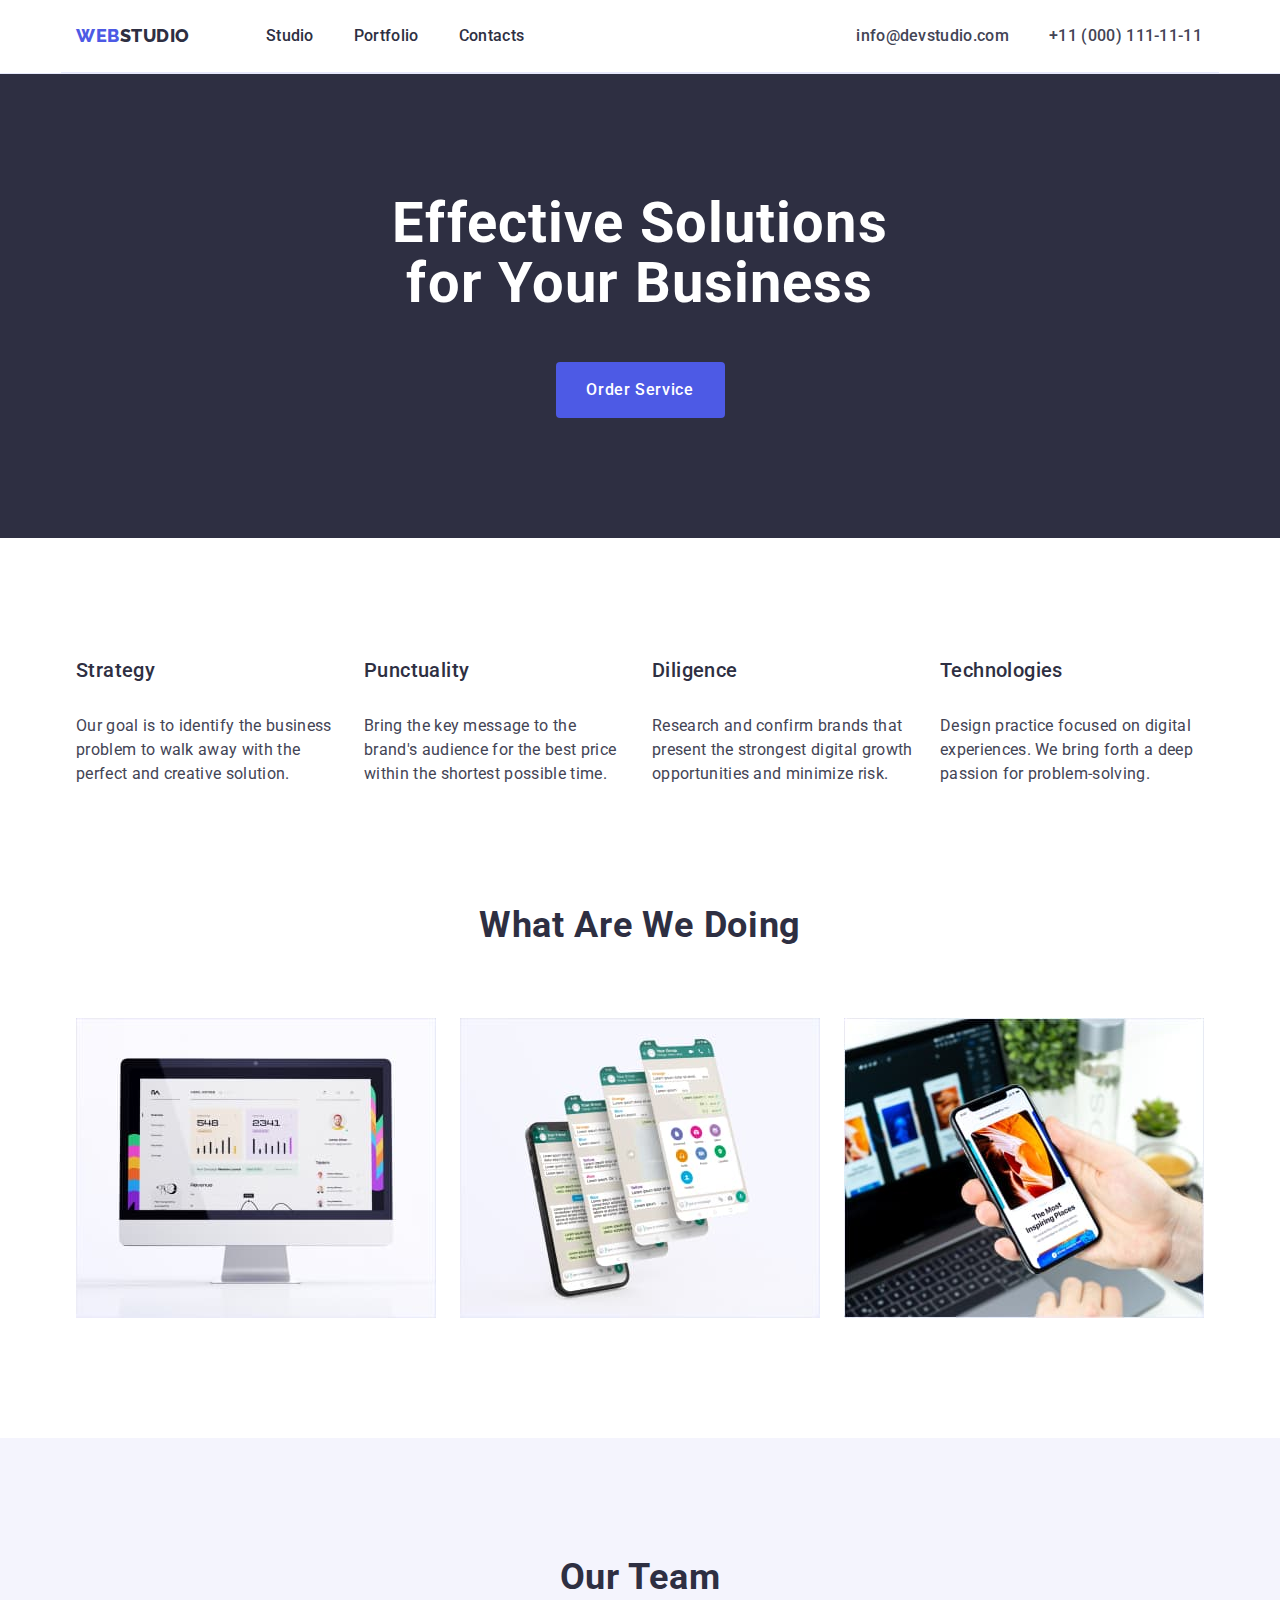
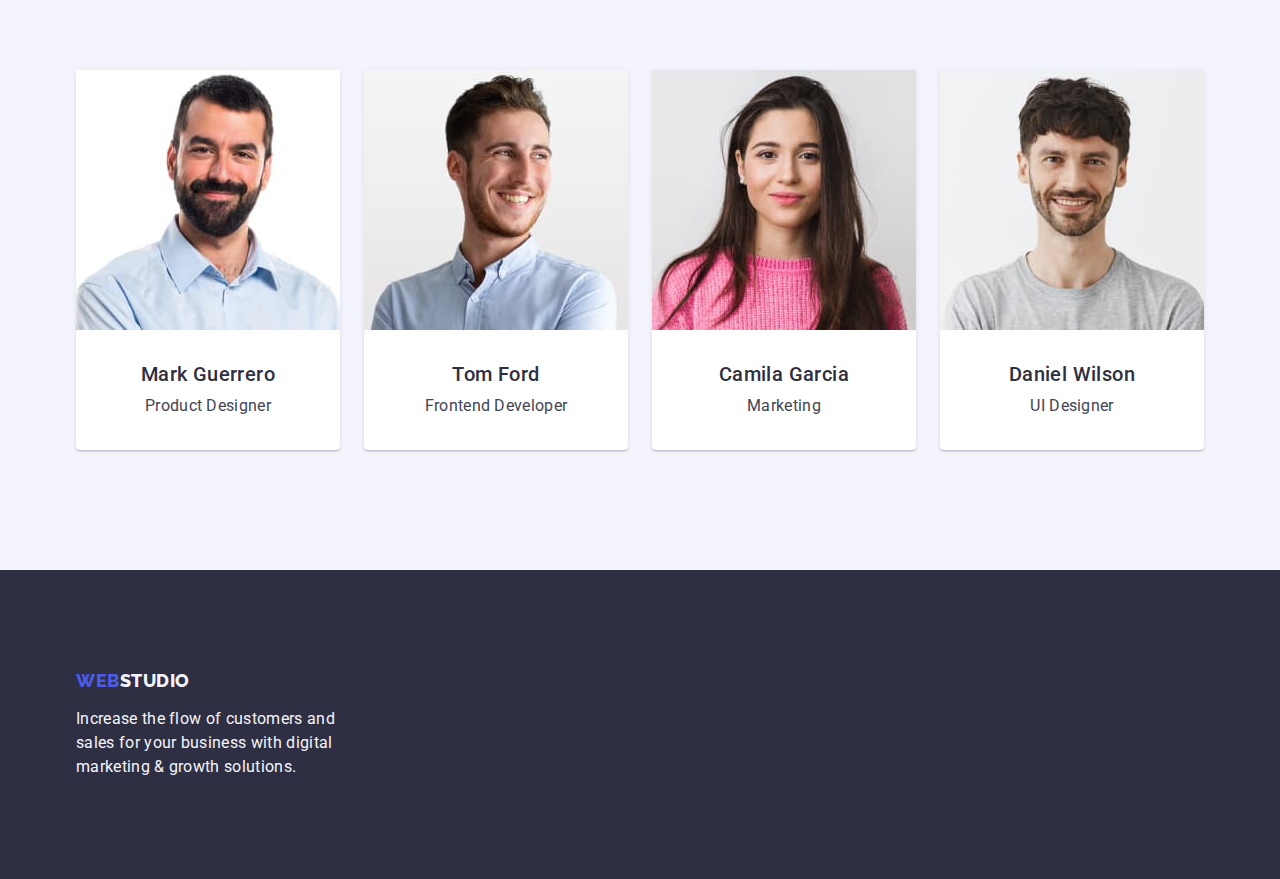
<file: index.html>
<!DOCTYPE html>
<html lang="en">

<head>
    <meta charset="UTF-8">
    <meta name="viewport" content="width=device-width, initial-scale=1.0">
    <title>Home work #4</title>


    <link rel="preconnect" href="https://fonts.googleapis.com">
    <link rel="preconnect" href="https://fonts.gstatic.com" crossorigin>
    <link
        href="https://fonts.googleapis.com/css2?family=Raleway:wght@800&family=Roboto:wght@400;500;700;900&display=swap"
        rel="stylesheet">

    <link rel="stylesheet" href="https://cdnjs.cloudflare.com/ajax/libs/modern-normalize/2.0.0/modern-normalize.min.css"
        integrity="sha512-4xo8blKMVCiXpTaLzQSLSw3KFOVPWhm/TRtuPVc4WG6kUgjH6J03IBuG7JZPkcWMxJ5huwaBpOpnwYElP/m6wg=="
        crossorigin="anonymous" referrerpolicy="no-referrer" />

    <link rel="stylesheet" href="./css/styles.css">


</head>

<body>
    <!--main navigation-->
    <header class="main-header">
        <div class="container menu-header header">
            <nav class="menu-header-navigation">
                <!--logo-->
                <a class="link-paddind logo link" href="./index.html">Web<span
                        class="logo-span-header">Studio</span></a>

                <ul class="list menu-header">
                    <li><a class="link main-navigation-links link-paddind" href="./index.html">Studio</a></li>
                    <li><a class="link main-navigation-links link-paddind" href="./portfolio.html">Portfolio</a></li>
                    <li><a class="link main-navigation-links link-paddind" href="">Contacts</a></li>
                </ul>
            </nav>

            <!--Phone & Mail-->

            <address class="contact">
                <ul class="list list-contact">
                    <li><a class="link link-contact" href="mailto:info@devstudio.com">info@devstudio.com</a></li>
                    <li><a class="link link-contact" href="tel:+110001111111">+11 (000) 111-11-11</a></li>
                </ul>
            </address>
        </div>
    </header>

    <main>
        <!--section-1-->
        <section class="hero hero-one">
            <div class="container section-one-styling">
                <h1 class="section-one">Effective Solutions for Your Business</h1>

                <button type="button" class="cursor button-text button-styling">Order Service</button>

            </div>
        </section>

        <!--section-2-->
        <section class="section section-two-padding ">
            <div class="container">
                <h2 class="visually-hidden">Lorem</h2>


                <ul class="list section-two-styling">
                    <li class="section-two-li">
                        <h3 class="section-two">Strategy</h3>
                        <p class="section-two-text">Our goal is to identify the business problem to walk away with the
                            perfect and creative solution.
                        </p>
                    </li>

                    <li class="section-two-li">
                        <h3 class="section-two">Punctuality</h3>
                        <p class="section-two-text">Bring the key message to the brand's audience for the best price
                            within the shortest possible time.</p>
                    </li>

                    <li class="section-two-li">
                        <h3 class="section-two">Diligence</h3>
                        <p class="section-two-text">Research and confirm brands that present the strongest digital
                            growth opportunities and minimize
                            risk.
                        </p>
                    </li>


                    <li class="section-two-li">
                        <h3 class="section-two">Technologies</h3>
                        <P class="section-two-text">Design practice focused on digital experiences. We bring forth a
                            deep passion for problem-solving.</P>

                    </li>
                </ul>
            </div>
        </section>

        <!--section-3-->
        <section class="section section-tree-styling">
            <div class="container">
                <h2 class="section-three-header">What are we doing</h2>

                <ul class="list section-tree-styling-ul">
                    <li class="section-tree-empty">
                        <a class="link" href=""><img src="./images/What_are_we_doing/image1.jpg" alt="iMac" width="360"
                                height="300"></a>
                    </li>
                    <li class="section-tree-empty">
                        <a class="link" href=""><img src="./images/What_are_we_doing/image2.jpg" alt="iPhone leyers"
                                width="360" height="300"></a>
                    </li>
                    <li class="section-tree-empty">
                        <a class="link" href=""><img src="./images/What_are_we_doing/image3.jpg" alt="iPhone"
                                width="360" height="300"></a>
                    </li>
                </ul>
            </div>
        </section>

        <!--section-4-->
        <section class="section-four-bg section-four-padding">
            <div class="container">
                <h2 class="section-four-header">Our Team</h2>
                <ul class="list section-four-list-styling">

                    <li class="section-four-text-bg">
                        <img src="./images/Our_Team/Mark_Guerrero.jpg"
                            alt="dark-haired man with facial hair in a blue business shirt" width="264" height="260">
                        <div class="pictures-signature">

                            <h3 class="section-four-text">Mark Guerrero</h3>
                            <p class="section-four-positions">Product Designer</p>
                        </div>
                    </li>

                    <li class="section-four-text-bg"><img src="./images/Our_Team/Tom_Ford.jpg"
                            alt="red-haired man with light stubble in a blue casual shirt" width="264" height="260">
                        <div class="pictures-signature">

                            <h3 class="section-four-text">Tom Ford</h3>
                            <p class="section-four-positions">Frontend Developer</p>
                        </div>
                    </li>

                    <li class="section-four-text-bg"><img src="./images/Our_Team/Camila_Garcia.jpg"
                            alt="young woman with long hair in a pink sweater" width="264" height="260">
                        <div class="pictures-signature">

                            <h3 class="section-four-text">Camila Garcia</h3>
                            <p class="section-four-positions">Marketing</p>
                        </div>
                    </li>

                    <li class="section-four-text-bg"><img src="./images/Our_Team/Daniel_Wilson.jpg"
                            alt="young dark-haired man with facial hair in a gray T-shirt" width="264" height="260">
                        <div class="pictures-signature">

                            <h3 class="section-four-text">Daniel Wilson</h3>
                            <p class="section-four-positions"> UI Designer </p>
                        </div>
                    </li>

                </ul>
            </div>
        </section>
    </main>


    <footer class="footer-background">
        <div class="container">
            <a class="logo link footer-link" href="./index.html"> Web<span class="logo-span-footer">Studio</span></a>
            <p class="footer-text">Increase the flow of customers and sales for your business with digital
                marketing & growth solutions.</p>
        </div>
    </footer>

</body>

</html>
</file>
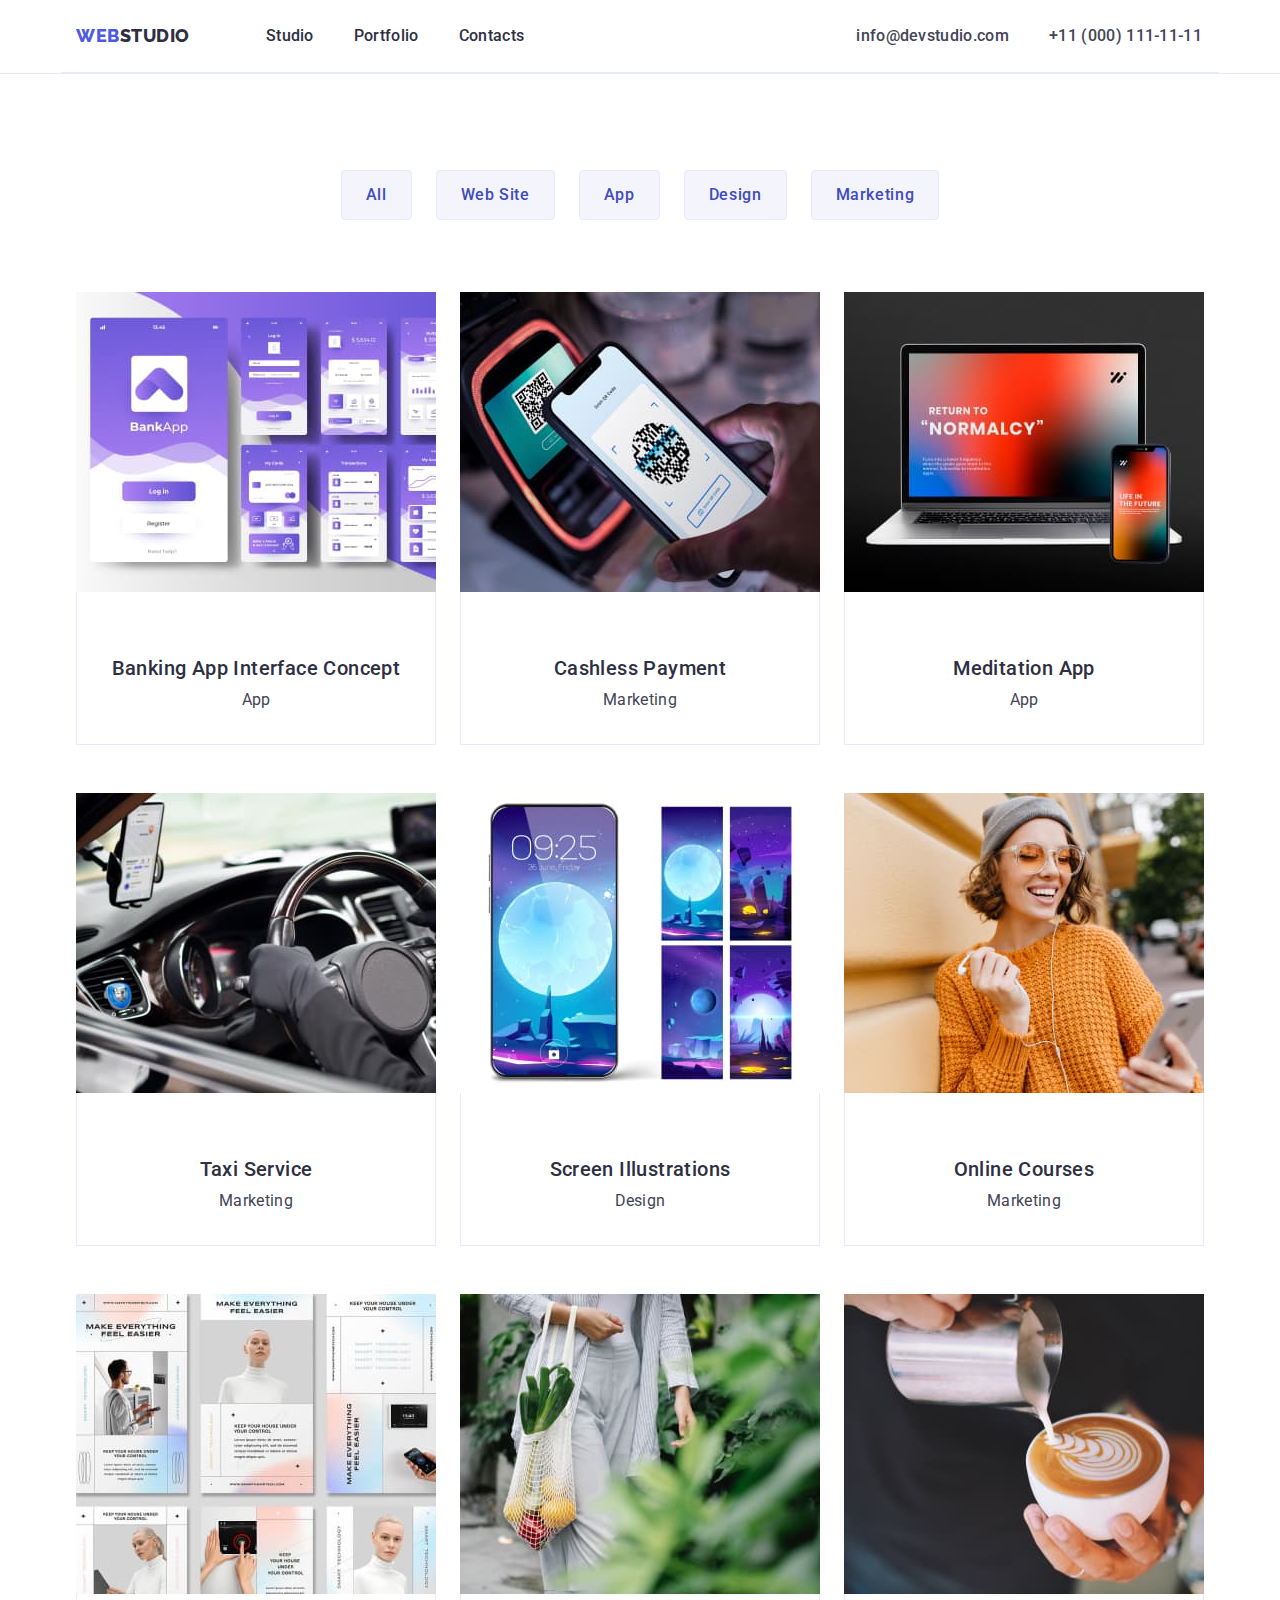
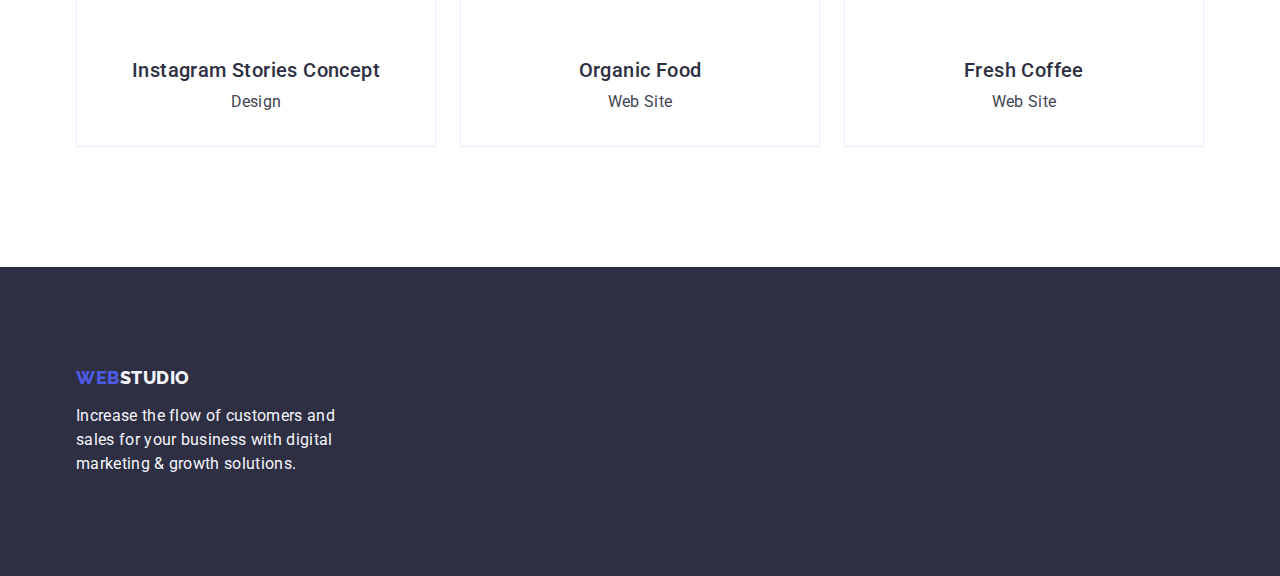
<file: portfolio.html>
<!DOCTYPE html>
<html lang="en">

<head>
    <meta charset="UTF-8">
    <meta name="viewport" content="width=device-width, initial-scale=1.0">
    <title>Home work #4 </title>


    <link rel="preconnect" href="https://fonts.googleapis.com">
    <link rel="preconnect" href="https://fonts.gstatic.com" crossorigin>
    <link
        href="https://fonts.googleapis.com/css2?family=Raleway:wght@800&family=Roboto:wght@400;500;700;900&display=swap"
        rel="stylesheet">

    <link rel="stylesheet" href="https://cdnjs.cloudflare.com/ajax/libs/modern-normalize/2.0.0/modern-normalize.min.css"
        integrity="sha512-4xo8blKMVCiXpTaLzQSLSw3KFOVPWhm/TRtuPVc4WG6kUgjH6J03IBuG7JZPkcWMxJ5huwaBpOpnwYElP/m6wg=="
        crossorigin="anonymous" referrerpolicy="no-referrer" />

    <link rel="stylesheet" href="./css/styles.css">


</head>

<body>


    <header class="main-header">
        <div class="container menu-header header">
            <nav class="menu-header-navigation menu-header-padding">
                <!--logo-->
                <a class="logo link" href="./index.html">Web<span class="logo-span-header">Studio</span></a>

                <ul class="list menu-header">
                    <li><a class="link main-navigation-links" href="./index.html">Studio</a></li>
                    <li><a class="link main-navigation-links" href="./portfolio.html">Portfolio</a></li>
                    <li><a class="link main-navigation-links" href="">Contacts</a></li>
                </ul>
            </nav>

            <!--Phone & Mail-->

            <address class="contact">
                <ul class="list list-contact">
                    <li><a class="link link-contact" href="mailto:info@devstudio.com">info@devstudio.com</a></li>
                    <li><a class="link link-contact" href="tel:+110001111111">+11 (000) 111-11-11</a></li>
                </ul>
            </address>
        </div>
    </header>

    <main>
        <section class="section-portfolio">
            <div class="container">

                <!-- buttons list -->

                <h1 class="visually-hidden">lorem</h1>

                <ul class="list button-list-styling">
                    <li><button type="button" class="cursor button-menu button-portfolio-styling">All</button></li>
                    <li><button type="button" class="cursor button-menu button-portfolio-styling">Web Site</button>
                    </li>
                    <li><button type="button" class="cursor button-menu button-portfolio-styling">App</button></li>
                    <li><button type="button" class="cursor button-menu button-portfolio-styling">Design</button>
                    </li>
                    <li><button type="button" class="cursor button-menu button-portfolio-styling">Marketing</button>
                    </li>
                </ul>





                <!-- project list -->


                <ul class="list project-portfolio-styling">
                    <li class="list-project-item-styling">

                        <a class="link link-padding" href="">
                            <img src="./images/Portfolio/img1.jpg" alt="diferent banking pages" width="360"
                                height="300">
                            <div class="projects-link-styling ">
                                <h2 class="project-names">Banking App Interface Concept</h2>
                                <p class="project-description">App</p>
                            </div>
                        </a>

                    </li>
                    <li class="list-project-item-styling">

                        <a class="link link-padding" href=""><img src="./images/Portfolio/img2.jpg"
                                alt="celphone and terminal" width="360" height="300">
                            <div class="projects-link-styling ">

                                <h2 class="project-names">Cashless Payment</h2>
                                <p class="project-description">Marketing</p>
                            </div>
                        </a>

                    </li>
                    <li class="list-project-item-styling">

                        <a class="link link-padding" href=""><img src="./images/Portfolio/img3.jpg"
                                alt="meditation app in laptop and celphone" width="360" height="300">
                            <div class="projects-link-styling ">
                                <h2 class="project-names">Meditation App</h2>
                                <p class="project-description">App</p>
                            </div>
                        </a>

                    </li>
                    <li class="list-project-item-styling">
                        <a class="link link-padding" href=""><img src="./images/Portfolio/img4.jpg" alt="taxi inside"
                                width="360" height="300">
                            <div class="projects-link-styling">
                                <h2 class="project-names">Taxi Service</h2>
                                <p class="project-description">Marketing</p>
                            </div>
                        </a>

                    </li>
                    <li class="list-project-item-styling">

                        <a class="link link-padding" href=""><img src="./images/Portfolio/img5.jpg"
                                alt="graphics on celphones" width="360" height="300">
                            <div class="projects-link-styling">

                                <h2 class="project-names">Screen Illustrations</h2>
                                <p class="project-description">Design</p>
                            </div>
                        </a>


                    </li>
                    <li class="list-project-item-styling">

                        <a class="link link-padding" href=""><img src="./images/Portfolio/img6.jpg"
                                alt="young & happy woman in orange sweater" width="360" height="300">
                            <div class="projects-link-styling ">

                                <h2 class="project-names">Online Courses</h2>
                                <p class="project-description">Marketing</p>
                            </div>
                        </a>

                    </li>
                    <li class="list-project-item-styling">

                        <a class="link link-padding" href=""><img src="./images/Portfolio/img7.jpg"
                                alt="diferent celphones with instagram Stories" width="360" height="300">
                            <div class="projects-link-styling ">

                                <h2 class="project-names">Instagram Stories Concept</h2>
                                <p class="project-description">Design</p>
                            </div>
                        </a>

                    </li>
                    <li class="list-project-item-styling">

                        <a class="link link-padding" href=""><img src="./images/Portfolio/img8.jpg"
                                alt="a woman with shopping net" width="360" height="300">

                            <div class="projects-link-styling">
                                <h2 class="project-names">Organic Food</h2>
                                <p class="project-description">Web Site</p>
                            </div>
                        </a>

                    </li>
                    <li class="list-project-item-styling">

                        <a class="link link-padding" href=""><img src="./images/Portfolio/img9.jpg"
                                alt="a cup of Coffee with foamy milk" width="360" height="300">
                            <div class="projects-link-styling">

                                <h2 class="project-names">Fresh Coffee</h2>
                                <p class="project-description">Web Site</p>
                            </div>
                        </a>

                    </li>
                </ul>
            </div>
        </section>
    </main>

    <!-- logo -->

    <footer class="footer-background">
        <div class="container">
            <a class="logo link footer-link" href="./index.html"> Web<span class="logo-span-footer">Studio</span></a>
            <p class="footer-text">Increase the flow of customers and sales for your business with digital
                marketing & growth solutions.</p>
        </div>
    </footer>

</body>

</html>
</file>
<file: css/styles.css>
body {
       font-family: Roboto, sans-serif;
       color: #434455;
       background-color: #ffffff;
}

* {
   box-sizing: border-box;
   margin: 0;
   padding: 0;
}

img {
   display: block;
   max-width: 100%; 
   height: auto;
}

ul {
   margin: 0;
   padding-left: 0;
   list-style: none;
}

:root {
   --iris-color: #4D5AE5;  
   --ocean-color: #404BBF;
   --navy-blue-color: #2E2F42;   
   --green-color: #31D0AA;
   --slate-color: #434455;
   --light-slate-color: #8E8F99;
   --cornflower-color: #E7E9FC;
   --cloud-color: #F4F4FD;
   --navy-blue-modal-color: #2E2F42;
   --grey-color: #2E2F42;
   --white-color: #ffffff;
   --dairy-color: #fcfcfc;
   }
       
.main-header {
   background-color: var(--white-color);
   border-bottom: 1px solid #e7e9fc;
}

.logo {
   font-family: Raleway, sans-serif;
   font-weight: 800;
   font-size: 18px;
   line-height: 1.17;
   letter-spacing: 0.03em;
   text-transform: uppercase;          
   color: #4d5ae5;
   font-style: normal;
   margin-right: 76px;
   display: inline-block;

}   

.link {
   text-decoration: none;
}

.link-contact {
color: #434455;
}

.link-contact:hover {
   color: #404bbf;
}

.link-contact:focus {
   color: #404bbf;
}

.logo-span-header {
   font-family: Raleway, sans-serif;
   color: #2E2F42;
   font-size: 18px;
   font-style: normal;
   font-weight: 800;
   line-height: 1.17;
   letter-spacing: 0.03em;
   text-transform: uppercase;
   text-decoration: none;
}

.main-navigation-links {
   color: #2E2F42;
   font-family: Roboto;
   font-size: 16px;
   font-style: normal;
   font-weight: 500;
   line-height: 24px;
   letter-spacing: 0.32px;
   gap: 40px;
   
}

.main-navigation-links:hover {
   color: #404bbf;
}

.main-navigation-links:focus {
   color: #404bbf;
}

.contact {
   font-family: Roboto;
   font-size: 16px;
   font-style: normal;
   font-weight: 500;
   line-height: 1.5;
   letter-spacing: 0.02em;
   color: #2E2F42;
   text-decoration: none;
   padding: 24px 0;
}

.button-menu {
   font-family: Roboto, sans-serif;
   font-weight: 500;
   font-size: 16px;
   line-height: 1.5;
   letter-spacing: 0.04em;
   color: var(--ocean-color);
   background-color: var(--cloud-color);

}

.button-menu:hover {
   color: var(--white-color);
   background-color: #404BBF;
}

.button-menu:focus {
   color: var(--white-color);
   background-color: #404BBF;
}


.button-text {
font-family: Roboto, sans-serif;
font-weight: 500;
font-size: 16px;
line-height: 1.5;
letter-spacing: 0.04em;
color: #ffffff;
background-color: #4d5ae5;
/*margin-top: 48px;*/
}

.cursor {
cursor: pointer;
}

.button-text:hover {
   background-color: #404BBF;
}

.button-text:focus {
     background-color: #404BBF;
}

.list {
   list-style: none;
   display: flex;
   gap: 40px;   
}

.logo-span-footer {
   font-family: Raleway, sans-serif;
   color: #F4F4FD;
   font-size: 18px;
   font-style: normal;
   font-weight: 800;
   line-height: 1.17;
   letter-spacing: 0.03em;
   text-transform: uppercase;
   }

.footer-background {
   background-color: #2E2F42;
   padding-top: 100px;
   padding-bottom: 100px;
   
}
.footer-text {
   color: #F4F4FD;
   line-height: 1.5;
   letter-spacing: 0.02em;
   max-width: 264px;
}
.footer-link {
   margin-bottom: 16px;
}

.hero {
background-color: #2E2F42;
padding-top: 188px;
padding-bottom: 188px;
}

.hero-one {
padding: 120px 0;
}

.section-one {
font-family: Roboto;
font-size: 56px;
font-style: normal;
font-weight: 700;
line-height: 1.07;
letter-spacing: 0.02em;
text-align: center;
color: var(--white-color);
background-color: #2E2F42;
max-width: 496px;
margin: 0 auto;


}

.section-two {
font-family: Roboto;
font-size: 20px;
font-style: normal;
font-weight: 500;
line-height: 24px;
letter-spacing: 0.4px;
color: var(--navy-blue-color);
margin-bottom: 8px;

}

.section-two-text {
   font-family: Roboto;
   font-size: 16px;
   font-style: normal;
   font-weight: 400;
   line-height: 24px;
   letter-spacing: 0.32px;
   color: var(--slate-color)
}

.section-three-header {
   color: var(--NAVY-BLUE, #2E2F42);
   font-family: Roboto;
   font-size: 36px;
   font-style: normal;
   font-weight: 700;
   line-height: 40px;
   letter-spacing: 0.72px;
   line-height: 1.11;
   text-align: center;
   text-transform: capitalize;
   margin-bottom: 72px;
}

.section-four-header {
   color: var(--NAVY-BLUE, #2E2F42);
   font-family: Roboto;
   font-size: 36px;
   font-style: normal;
   font-weight: 700;
   line-height: 40px; 
   letter-spacing: 0.72px;
   line-height: 1.11;
   text-align: center;
   text-transform: capitalize;
   margin-bottom: 72px;
}

.section-four-text {
color: var(--NAVY-BLUE, #2E2F42);
font-family: Roboto;
font-size: 20px;
font-style: normal;
font-weight: 500;
line-height: 24px;
letter-spacing: 0.4px;
text-align: center;
margin-bottom: 8px;
}

.section-four-positions {
color: var(--SLATE, #434455);
font-family: Roboto;
font-size: 16px;
font-style: normal;
font-weight: 400;
line-height: 24px; 
letter-spacing: 0.32px;
text-align: center;
}

.project-names {
font-family: Roboto;
font-size: 20px;
font-style: normal;
font-weight: 500;
line-height: 24px; 
letter-spacing: 0.4px;
color: #2E2F42;
margin-bottom: 8px;
margin-top: 32px;
text-align: center;
}

.project-description {
font-family: Roboto;
font-size: 16px;
font-style: normal;
font-weight: 400;
line-height: 24px; /* 150% */
letter-spacing: 0.32px;
color: #434455;
text-align: center;
}

.section-four-bg {
   background-color: #F4F4FD;
}

.section-four-text-bg {
   background-color: #FFFFFF;
   border-radius: 0px 0px 4px 4px;
   box-shadow: 0px 2px 1px 0px rgba(46, 47, 66, 0.08), 0px 1px 1px 0px rgba(46, 47, 66, 0.16), 0px 1px 6px 0px rgba(46, 47, 66, 0.08);
   width: calc((100% - 72px)/4);
   gap: 24px;
}

.container {
max-width: 1158px;
padding: 0 15px;
margin: 0 auto;
}

.header {
border-bottom: 1px solid var(--cornflower-color);
margin: 0 auto;

}

.menu-header {
   display: flex;
 
  }

.menu-header-navigation {
   display: flex;
   align-items: center;}
   

.list-contact {
   display: flex;
   align-items: center;
   gap: 40px;
   margin-left: 332px;  
}

.section-one-styling {
display: box;
align-items: center;


/*max-width: 496px;*/
}

.button-styling {
display: block;
margin: auto;
min-width: 169px;
height: 56px;
border: none;
border-radius: 4px;
margin-top: 48px;
}  

.visually-hidden {
   position: absolute;
   width: 1px;
   height: 1px;
   margin: -1px;
   border: 0;
   padding: 0;
   white-space: nowrap;
   clip-path: inset(100%);
   clip: rect(0 0 0 0);
   overflow: hidden;
}


.section-two-padding {
   padding-top: 120px;
   padding-bottom: 120px;
}

.section-four-padding {
   padding-top: 120px;
   padding-bottom: 120px;
}

.section-two-styling {
 
  display: flex;
   gap: 24px;
}

.section-portfolio {
      padding-top: 96px;
      padding-bottom: 120px;
}

.section-two-li {
   display: flex;
   flex-direction: column;
   gap: 24px;
   width: calc((100% - 72px) / 4);
}

.section-tree-styling {

   padding-bottom: 120px;
}
.section-tree-styling-ul {
   gap: 24px;
   
}

.section-tree-empty {
   width: calc((100% - 48px) / 3);
}
.pictures-signature {
   padding: 32px 0;
   text-align: center;
}
.section-four-list-styling {
   display: flex;
   gap: 24px;
}

.button-list-styling {
   display: flex;
   justify-content: center;
   gap: 24px;
   margin-bottom: 72px;
   
}
.button-portfolio-styling {
   border: 1px;
   border-radius: 4px;
   padding: 12px 24px 12px 24px;
   border:  1px solid var(--cornflower-color);
}
.button-portfolio-styling:hover {
border: 1px solid transparent;
}
.button-portfolio-styling:focus {
border: 1px solid transparent;
}

.project-portfolio-styling {
   display: flex;
   flex-wrap: wrap;
   gap: 24px;
   row-gap: 48px;
     }
.projects-link-styling {
   border: 1px solid var(--cornflower-color);
   border-top: none;
   padding: 32px 16px;

   
   }
.list-project-item-styling {
flex-basis: calc((100% - 48)/3);
}

.link-padding {
   padding: 24px 0;
   }
</file>
